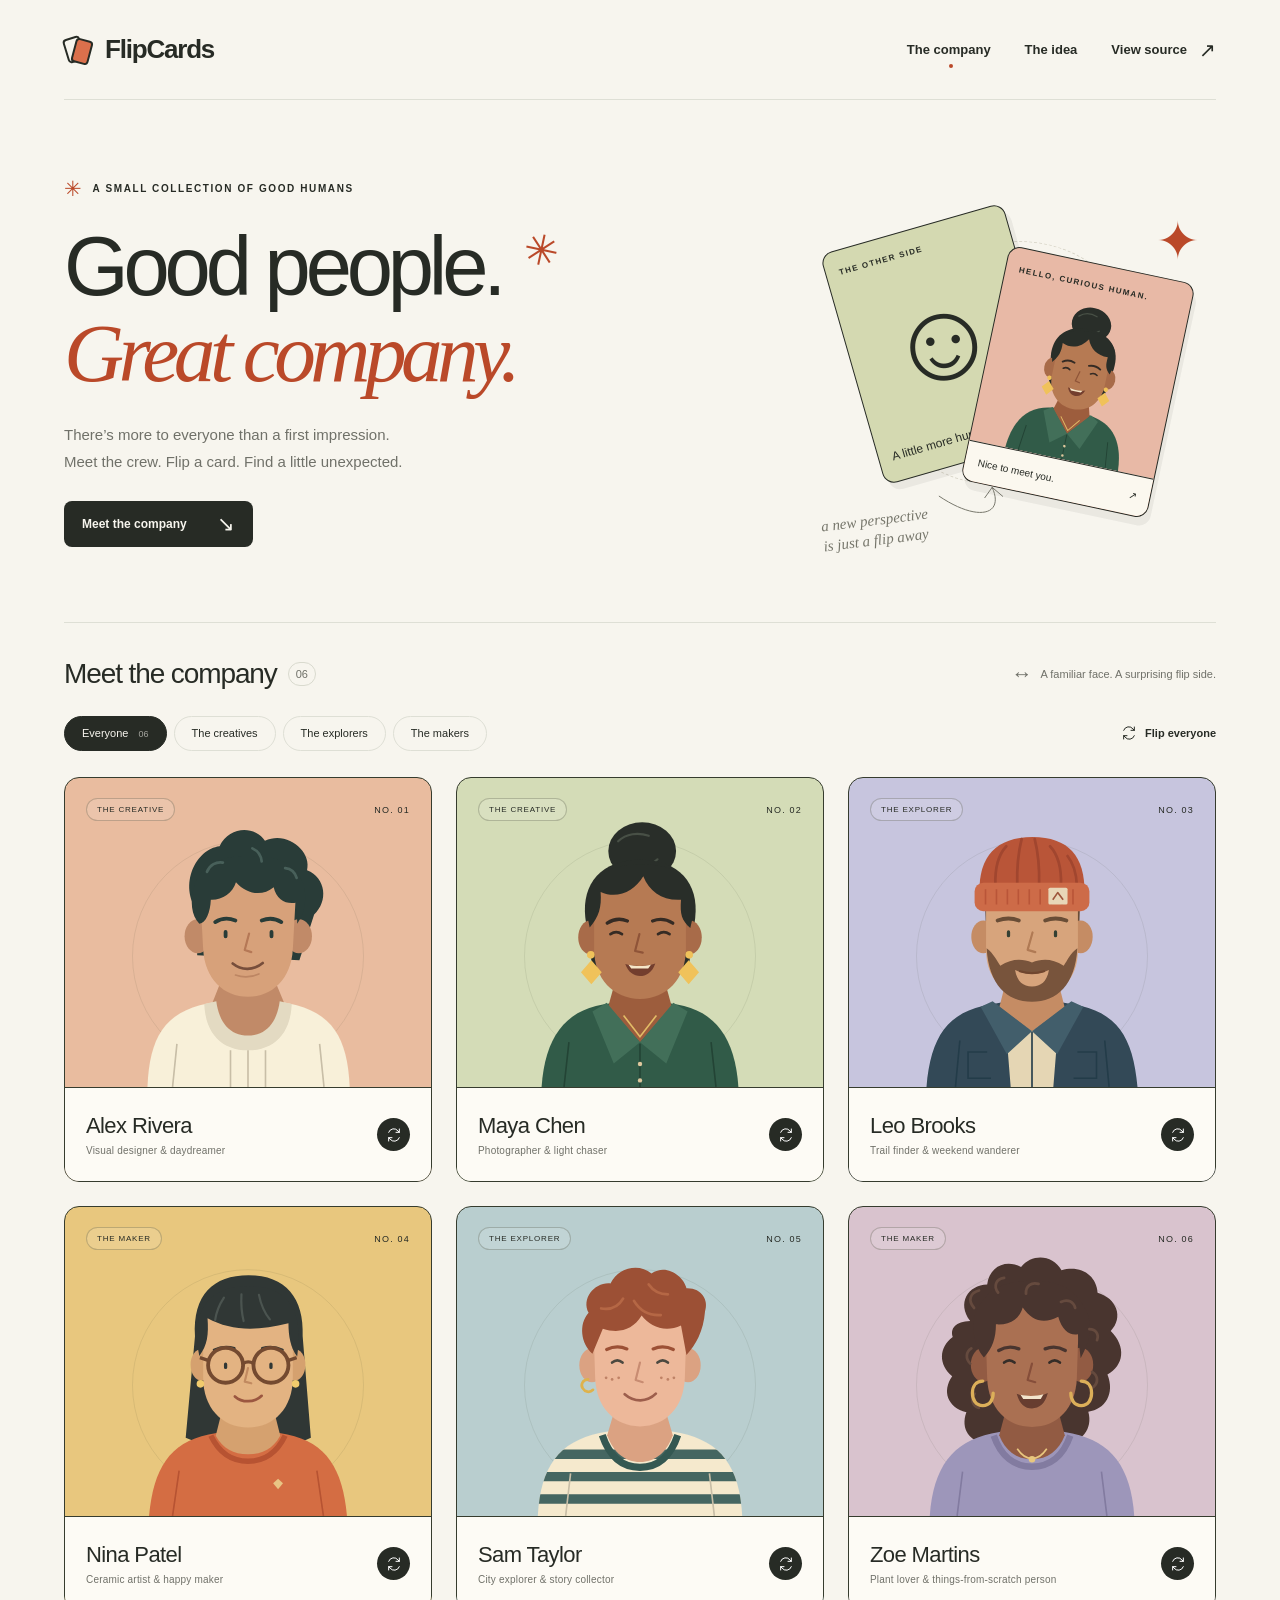
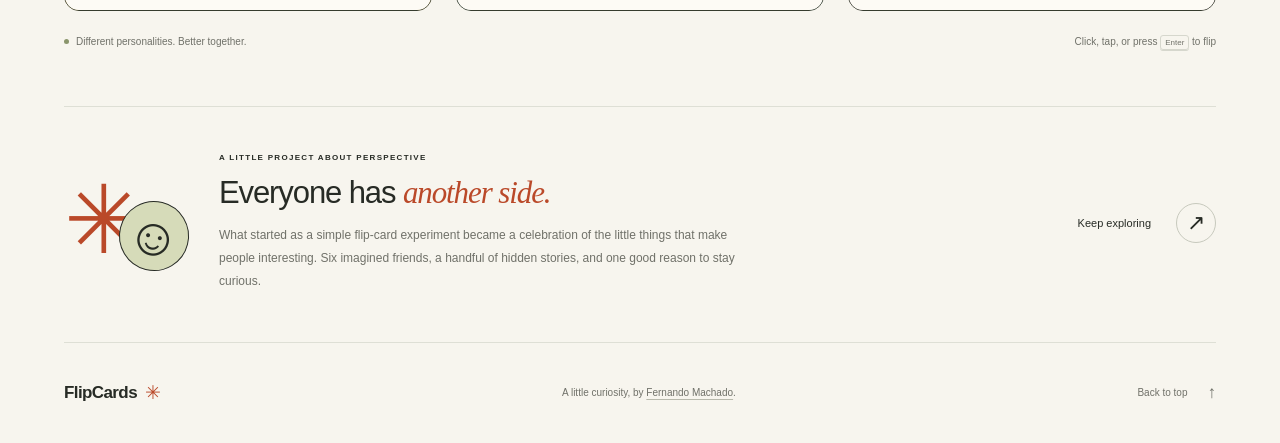
<file: index.html>
<!doctype html>
<html lang="en">
  <head>
    <meta charset="utf-8" />
    <meta name="viewport" content="width=device-width, initial-scale=1" />
    <meta name="theme-color" content="#f7f5ee" />
    <meta
      name="description"
      content="Good people. Great company. Meet six colorful characters and flip their cards to discover a little more. An interactive project by Fernando Machado."
    />
    <meta property="og:title" content="FlipCards — Good Company" />
    <meta
      property="og:description"
      content="Everyone has another side. A playful little collection of people, personalities, and unexpected stories."
    />
    <meta property="og:type" content="website" />
    <title>FlipCards — Good Company</title>
    <link rel="icon" type="image/svg+xml" href="assets/favicon.svg" />
    <link rel="stylesheet" href="styles.css" />
    <script src="app.js" defer></script>
  </head>
  <body>
    <a class="skip-link" href="#crew">Skip to the cards</a>
    <div class="site-shell">
      <header class="site-header">
        <a class="wordmark" href="./" aria-label="FlipCards home"
          ><span class="brand-icon" aria-hidden="true"><i></i><i></i></span
          >FlipCards</a
        >
        <nav aria-label="Main navigation">
          <a class="nav-current" href="#crew">The company</a>
          <a href="#about">The idea</a>
          <a
            class="source-link"
            href="https://github.com/fernandohmachado8/FlipCards"
            target="_blank"
            rel="noopener noreferrer"
            >View source <span aria-hidden="true">↗</span
            ><span class="sr-only"> (opens in a new tab)</span></a
          >
        </nav>
      </header>
      <main>
        <section class="hero" aria-labelledby="hero-title">
          <div class="hero-copy">
            <p class="eyebrow">
              <span class="tiny-spark" aria-hidden="true">✳</span> A small
              collection of good humans
            </p>
            <h1 id="hero-title">
              Good people.<br /><em>Great company.</em
              ><span class="heading-star" aria-hidden="true">✳</span>
            </h1>
            <p class="hero-description">
              There’s more to everyone than a first impression.<br
                class="desktop-break"
              />
              Meet the crew. Flip a card. Find a little unexpected.
            </p>
            <a class="primary-link" href="#crew"
              >Meet the company <span aria-hidden="true">↘</span></a
            >
          </div>
          <div class="hero-art" aria-hidden="true">
            <span class="art-orbit"></span>
            <div class="mini-card mini-card-back">
              <span>THE OTHER SIDE</span><span class="mini-smile">☺</span
              ><span>A little more human.</span>
            </div>
            <div class="mini-card mini-card-front">
              <span>HELLO, CURIOUS HUMAN.</span
              ><img
                src="assets/portraits/maya.svg"
                alt=""
                width="600"
                height="520"
              /><span class="mini-card-caption"
                >Nice to meet you. <b>↗</b></span
              >
            </div>
            <span class="art-spark">✦</span>
            <span class="art-note"
              >a new perspective<br />is just a flip away
              <svg viewBox="0 0 90 55" fill="none">
                <path d="M5 8c46 40 81 34 69-3m0 0-11 12M74 5l12 13" /></svg
            ></span>
          </div>
        </section>
        <section class="crew-section" id="crew" aria-labelledby="crew-title">
          <div class="section-heading">
            <h2 id="crew-title">
              Meet the company <span class="count" id="crew-count">06</span>
            </h2>
            <p>
              <span class="flip-hint-icon" aria-hidden="true">↔</span> A
              familiar face. A surprising flip side.
            </p>
          </div>
          <div class="toolbar">
            <div class="filters" role="group" aria-label="Filter the company">
              <button
                class="filter is-active"
                type="button"
                data-filter="all"
                aria-pressed="true"
              >
                Everyone <span>06</span>
              </button>
              <button
                class="filter"
                type="button"
                data-filter="creative"
                aria-pressed="false"
              >
                The creatives
              </button>
              <button
                class="filter"
                type="button"
                data-filter="explorer"
                aria-pressed="false"
              >
                The explorers
              </button>
              <button
                class="filter"
                type="button"
                data-filter="maker"
                aria-pressed="false"
              >
                The makers
              </button>
            </div>
            <button class="flip-all" id="flip-all" type="button">
              <svg viewBox="0 0 24 24" aria-hidden="true">
                <path
                  d="M4 8a8 8 0 0 1 14-2l2 2M20 3v5h-5M20 16a8 8 0 0 1-14 2l-2-2M4 21v-5h5"
                /></svg
              ><span>Flip everyone</span>
            </button>
          </div>
          <div class="card-grid" id="card-grid"></div>
          <noscript
            ><p class="noscript-notice">
              Turn on JavaScript to meet the six characters and flip their
              cards. This little interaction runs entirely in your browser.
            </p></noscript
          >
          <div class="gallery-note">
            <span
              ><span class="note-dot" aria-hidden="true"></span> Different
              personalities. Better together.</span
            ><span>Click, tap, or press <kbd>Enter</kbd> to flip</span>
          </div>
          <p
            id="gallery-status"
            class="sr-only"
            role="status"
            aria-live="polite"
            aria-atomic="true"
          ></p>
        </section>
        <section class="about-section" id="about" aria-labelledby="about-title">
          <div class="about-art" aria-hidden="true">
            <span>✳</span><span>☺</span>
          </div>
          <div>
            <p class="eyebrow">A little project about perspective</p>
            <h2 id="about-title">Everyone has <em>another side.</em></h2>
            <p>
              What started as a simple flip-card experiment became a celebration
              of the little things that make people interesting. Six imagined
              friends, a handful of hidden stories, and one good reason to stay
              curious.
            </p>
          </div>
          <a href="#crew" class="back-to-crew"
            >Keep exploring <span aria-hidden="true">↗</span></a
          >
        </section>
      </main>
      <footer class="site-footer">
        <a class="footer-brand" href="./"
          >FlipCards<span aria-hidden="true">✳</span></a
        >
        <p>
          A little curiosity, by
          <a
            href="https://github.com/fernandohmachado8"
            target="_blank"
            rel="noopener noreferrer"
            >Fernando Machado<span class="sr-only">
              (opens in a new tab)</span
            ></a
          >.
        </p>
        <a href="#" class="back-top"
          >Back to top <span aria-hidden="true">↑</span></a
        >
      </footer>
    </div>
  </body>
</html>
</file>
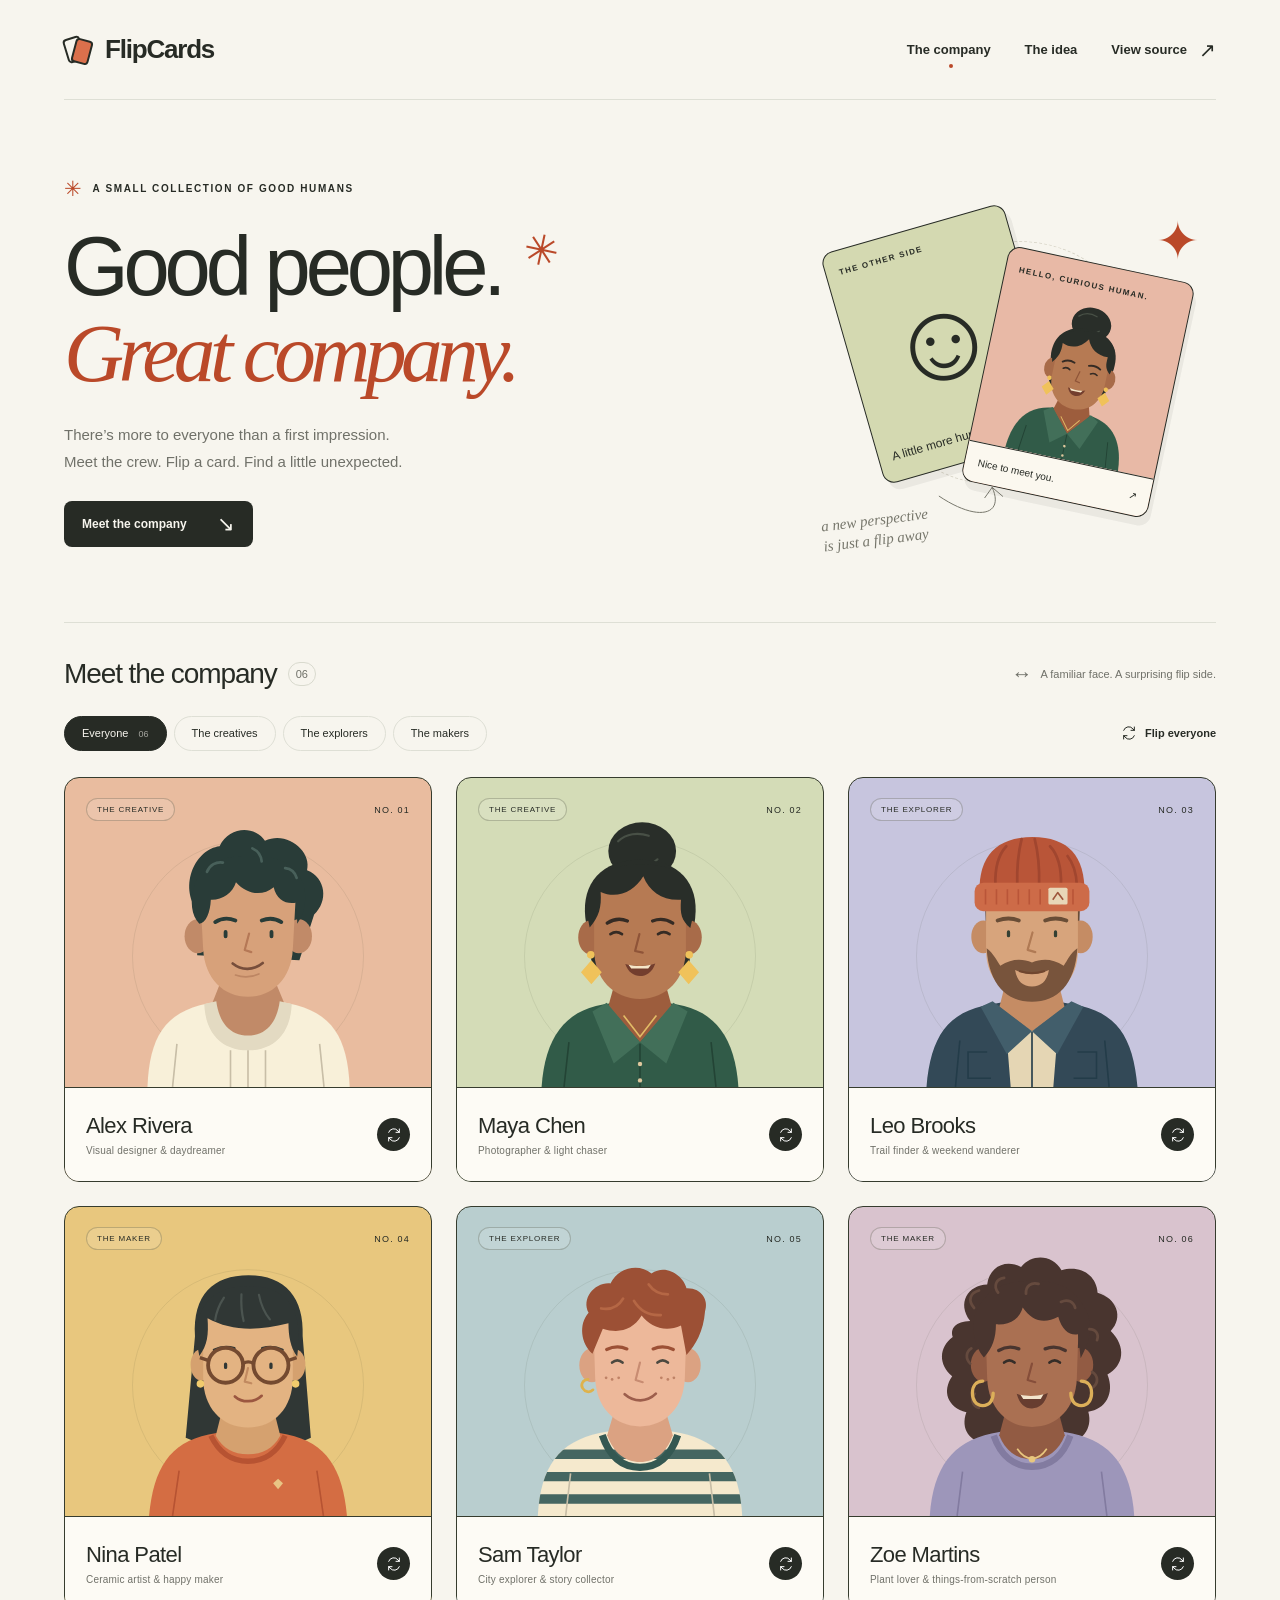
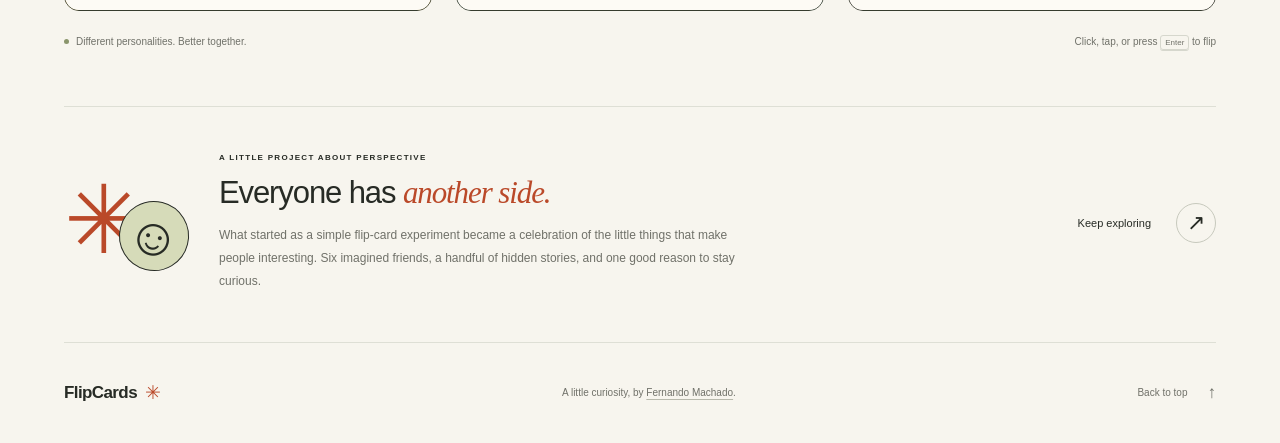
<file: friends.html>
<!doctype html>
<html lang="en">
  <head>
    <meta charset="utf-8" />
    <meta name="viewport" content="width=device-width, initial-scale=1" />
    <meta http-equiv="refresh" content="0; url=./" />
    <link
      rel="canonical"
      href="https://fernandohmachado8.github.io/FlipCards/"
    />
    <title>FlipCards has a new home</title>
  </head>
  <body>
    <p>The company has a new home. <a href="./">Visit FlipCards</a>.</p>
  </body>
</html>
</file>
<file: styles.css>
@charset "UTF-8";
:root {
  --paper: #f7f5ee;
  --ink: #272b25;
  --muted: #707169;
  --line: #dedfd5;
  --orange: #ba4929;
  --font: Arial, Helvetica, sans-serif;
  color-scheme: light;
  font-family: var(--font);
  color: var(--ink);
  background: var(--paper);
  font-synthesis: none;
}
* {
  box-sizing: border-box;
}
html {
  scroll-behavior: smooth;
  scroll-padding-top: 30px;
}
body {
  margin: 0;
  -webkit-font-smoothing: antialiased;
}
button,
a {
  -webkit-tap-highlight-color: transparent;
}
button {
  font: inherit;
  color: inherit;
  cursor: pointer;
}
a {
  color: inherit;
  text-decoration: none;
}
button:focus-visible,
a:focus-visible {
  outline: 3px solid var(--orange);
  outline-offset: 6px;
}
::selection {
  background: #f3c5a8;
  color: var(--ink);
}
.site-shell {
  max-width: 1440px;
  padding: 0 64px;
  margin: 0 auto;
}
.sr-only {
  position: absolute;
  width: 1px;
  height: 1px;
  margin: -1px;
  overflow: hidden;
  clip: rect(0, 0, 0, 0);
  white-space: nowrap;
  border: 0;
  padding: 0;
}
.skip-link {
  position: fixed;
  z-index: 10;
  top: 12px;
  left: 16px;
  transform: translateY(-160%);
  background: var(--ink);
  color: white;
  padding: 14px 20px;
  border-radius: 8px;
}
.skip-link:focus {
  transform: translateY(0);
}
.site-header {
  height: 100px;
  border-bottom: 1px solid var(--line);
  display: flex;
  align-items: center;
  justify-content: space-between;
  gap: 24px;
}
.wordmark {
  display: inline-flex;
  align-items: center;
  font-size: 26px;
  letter-spacing: -1.2px;
  font-weight: 750;
  gap: 10px;
}
.brand-dot {
  font-size: 10px;
  align-self: flex-start;
  margin-top: 6px;
  margin-left: -6px;
}
.brand-icon {
  height: 30px;
  width: 28px;
  position: relative;
  display: inline-block;
  margin-right: 3px;
}
.brand-icon i {
  position: absolute;
  width: 18px;
  height: 25px;
  border: 2px solid var(--ink);
  border-radius: 4px;
  background: var(--paper);
  top: 2px;
  left: 1px;
  transform: rotate(-17deg);
}
.brand-icon i + i {
  left: 9px;
  top: 4px;
  transform: rotate(15deg);
  background: #db704c;
}
.site-header nav {
  display: flex;
  align-items: center;
  gap: 34px;
  font-size: 13px;
  font-weight: 600;
}
.site-header nav a {
  padding: 12px 0;
  transition: color 0.2s;
}
.site-header nav a:hover {
  color: var(--orange);
}
.nav-current {
  position: relative;
}
.nav-current:after {
  position: absolute;
  content: "";
  width: 4px;
  height: 4px;
  border-radius: 50%;
  background: var(--orange);
  left: 50%;
  bottom: 1px;
}
.source-link {
  display: flex;
  gap: 12px;
  align-items: center;
}
.source-link > span:first-child {
  font-size: 20px;
}
.hero {
  padding: 78px 0 75px;
  display: grid;
  grid-template-columns: minmax(0, 1.4fr) minmax(0, 1fr);
  align-items: center;
  gap: 24px;
}
.eyebrow {
  text-transform: uppercase;
  letter-spacing: 1.6px;
  font-size: 10px;
  font-weight: 700;
  margin: 0 0 25px;
  display: flex;
  align-items: center;
  gap: 9px;
}
.tiny-spark {
  font-size: 21px;
  line-height: 1;
  color: var(--orange);
}
h1 {
  font-size: clamp(58px, 6.5vw, 92px);
  line-height: 1.03;
  font-weight: 500;
  letter-spacing: -5.2px;
  margin: 0;
  position: relative;
  display: inline-block;
}
h1 em {
  font-family: Georgia, "Times New Roman", serif;
  font-weight: 400;
  color: var(--orange);
  letter-spacing: -5.5px;
}
.heading-star {
  display: inline-block;
  font-size: 42px;
  position: absolute;
  right: -39px;
  top: 4px;
  transform: rotate(12deg);
  color: var(--orange);
}
.hero-description {
  font-size: 15px;
  line-height: 1.8;
  color: var(--muted);
  margin: 25px 0 26px;
}
.primary-link {
  display: inline-flex;
  align-items: center;
  gap: 30px;
  background: var(--ink);
  color: var(--paper);
  border-radius: 8px;
  font-size: 12px;
  font-weight: 600;
  padding: 15px 18px;
  transition:
    background 0.2s,
    transform 0.2s;
}
.primary-link:hover {
  background: var(--orange);
  transform: translateY(-2px);
}
.primary-link span {
  font-size: 21px;
  line-height: 16px;
}
.hero-art {
  height: 340px;
  position: relative;
  isolation: isolate;
  width: 100%;
  max-width: 400px;
  justify-self: end;
}
.art-orbit {
  width: 66%;
  height: 70%;
  border: 1px dashed #d9d6c9;
  position: absolute;
  left: 15%;
  top: 15%;
  border-radius: 50%;
  transform: rotate(-28deg);
}
.mini-card {
  position: absolute;
  border: 1.3px solid var(--ink);
  border-radius: 12px;
  width: 190px;
  height: 240px;
  box-shadow: 4px 8px 0 #292c2410;
  overflow: hidden;
  display: flex;
  flex-direction: column;
}
.mini-card > span:first-child {
  font-size: 8px;
  letter-spacing: 1.4px;
  font-weight: 700;
  padding: 17px 13px;
  white-space: nowrap;
}
.mini-card-back {
  background: #d4d9b1;
  left: 33px;
  top: 31px;
  transform: rotate(-16deg);
  justify-content: space-between;
}
.mini-smile {
  font-family: Arial, sans-serif;
  text-align: center;
  font-size: 112px;
  line-height: 1;
  transform: rotate(10deg);
}
.mini-card-back > span:last-child {
  font-size: 12px;
  padding: 18px 13px;
}
.mini-card-front {
  background: #e8b9a6;
  right: 43px;
  top: 69px;
  transform: rotate(12deg);
}
.mini-card-front img {
  width: 100%;
  height: 166px;
  object-fit: cover;
  position: absolute;
  bottom: 40px;
}
.mini-card-caption {
  font-size: 10px;
  background: #fbf8ef;
  padding: 14px 13px;
  position: absolute;
  bottom: 0;
  width: 100%;
  border-top: 1px solid var(--ink);
  display: flex;
  justify-content: space-between;
}
.art-spark {
  position: absolute;
  right: 16px;
  top: 18px;
  font-size: 52px;
  color: var(--orange);
}
.art-note {
  font-family: Georgia, serif;
  font-style: italic;
  color: #76766b;
  position: absolute;
  left: 6px;
  bottom: -17px;
  transform: rotate(-7deg);
  font-size: 15px;
  line-height: 1.3;
}
.art-note svg {
  position: absolute;
  width: 70px;
  right: -80px;
  top: -13px;
  stroke: #76766b;
  stroke-width: 1.2;
  stroke-linecap: round;
  stroke-linejoin: round;
}
.crew-section {
  padding-top: 35px;
  border-top: 1px solid var(--line);
}
.section-heading {
  display: flex;
  align-items: center;
  justify-content: space-between;
  gap: 20px;
  margin-bottom: 25px;
}
h2 {
  font-weight: 500;
  letter-spacing: -1.1px;
  margin: 0;
  font-size: 28px;
}
.section-heading h2 {
  display: flex;
  align-items: center;
  gap: 11px;
}
.count {
  color: var(--muted);
  border: 1px solid #d9dace;
  font-size: 11px;
  letter-spacing: 0;
  border-radius: 30px;
  padding: 5px 7px;
  align-self: center;
}
.section-heading p {
  font-size: 11px;
  color: var(--muted);
  display: flex;
  align-items: center;
  gap: 8px;
  margin: 0;
}
.flip-hint-icon {
  font-size: 21px;
}
.toolbar {
  display: flex;
  justify-content: space-between;
  align-items: center;
  gap: 18px;
  margin-bottom: 26px;
}
.filters {
  display: flex;
  flex-wrap: wrap;
  gap: 7px;
}
.filter {
  background: transparent;
  border: 1px solid #dedfd5;
  border-radius: 30px;
  padding: 10px 17px;
  font-size: 11px;
  font-weight: 500;
  line-height: 1.2;
  transition:
    background 0.2s,
    border-color 0.2s;
}
.filter:hover {
  border-color: #85897a;
  background: #ecece1;
}
.filter.is-active {
  background: var(--ink);
  border-color: var(--ink);
  color: var(--paper);
}
.filter span {
  opacity: 0.6;
  margin-left: 7px;
  font-size: 9px;
}
.flip-all {
  background: none;
  border: 0;
  display: flex;
  align-items: center;
  justify-content: center;
  gap: 8px;
  font-size: 11px;
  font-weight: 600;
  padding: 10px 0;
  white-space: nowrap;
}
.flip-all:hover {
  color: var(--orange);
}
.flip-all svg {
  fill: none;
  stroke: currentColor;
  stroke-width: 1.5;
  stroke-linecap: round;
  stroke-linejoin: round;
  width: 16px;
  height: 16px;
}
.card-grid {
  display: grid;
  grid-template-columns: repeat(3, minmax(0, 1fr));
  gap: 24px;
}
.flip-card {
  display: block;
  width: 100%;
  padding: 0;
  border: 0;
  background: none;
  text-align: left;
  perspective: 1400px;
  position: relative;
  min-width: 0;
  height: 405px;
  border-radius: 15px;
}
.flip-card[hidden] {
  display: none;
}
.card-inner {
  display: block;
  width: 100%;
  height: 100%;
  position: relative;
  transform-style: preserve-3d;
  transition: transform 0.65s cubic-bezier(0.2, 0.65, 0.25, 1);
}
.flip-card.is-flipped .card-inner {
  transform: rotateY(180deg);
}
.card-face {
  position: absolute;
  inset: 0;
  display: flex;
  flex-direction: column;
  border: 1px solid #363c2e;
  border-radius: 15px;
  background: var(--card-color);
  overflow: hidden;
  backface-visibility: hidden;
  -webkit-backface-visibility: hidden;
}
.card-front {
  transform: rotateY(0deg);
}
.portrait-stage {
  position: relative;
  flex: 1;
  min-height: 0;
  overflow: hidden;
}
.card-topline {
  position: absolute;
  top: 20px;
  left: 21px;
  right: 21px;
  display: flex;
  align-items: center;
  justify-content: space-between;
  z-index: 1;
  font-size: 9px;
  letter-spacing: 1.2px;
  text-transform: uppercase;
}
.category-label {
  border: 1px solid #373d2a42;
  border-radius: 30px;
  padding: 6px 10px;
  background: #ffffff20;
  font-size: 8px;
  letter-spacing: 0.8px;
}
.card-number {
  opacity: 1;
}
.portrait-stage img {
  display: block;
  width: 100%;
  height: 100%;
  object-fit: contain;
  object-position: center bottom;
  padding-top: 25px;
  transition: transform 0.4s;
}
@media (hover: hover) {
  .flip-card:hover .portrait-stage img {
    transform: scale(1.04);
  }
  .flip-card:hover .card-flip-icon {
    background: var(--orange);
    transform: rotate(-20deg);
  }
  .flip-card:hover .card-face {
    box-shadow: 0 5px 0 #2a2e2312;
  }
}
.portrait-stage:after {
  content: "";
  position: absolute;
  border: 1px solid #30372917;
  border-radius: 50%;
  width: 230px;
  height: 230px;
  left: 50%;
  top: 50%;
  transform: translate(-50%, -40%);
  z-index: -1;
}
.card-caption {
  background: #fdfbf5;
  flex-shrink: 0;
  min-height: 94px;
  padding: 21px;
  display: flex;
  align-items: center;
  justify-content: space-between;
  border-top: 1px solid #363c2e;
}
.card-name {
  display: block;
  font-size: 22px;
  letter-spacing: -0.6px;
  font-weight: 500;
  margin-bottom: 6px;
}
.card-role {
  display: block;
  font-size: 10px;
  color: var(--muted);
  letter-spacing: 0.2px;
}
.card-flip-icon {
  background: var(--ink);
  color: #fff;
  border-radius: 50%;
  width: 33px;
  height: 33px;
  display: flex;
  align-items: center;
  justify-content: center;
  transition:
    background 0.2s,
    transform 0.3s;
  flex-shrink: 0;
  margin-left: 12px;
}
.card-flip-icon svg {
  width: 16px;
  height: 16px;
  stroke: currentColor;
  fill: none;
  stroke-width: 1.5;
  stroke-linecap: round;
  stroke-linejoin: round;
}
.card-back {
  transform: rotateY(180deg);
  padding: 25px;
}
.back-topline {
  display: flex;
  justify-content: space-between;
  align-items: center;
  font-size: 9px;
  letter-spacing: 1.5px;
  text-transform: uppercase;
}
.back-star {
  font-size: 23px;
  line-height: 1;
}
.back-quote {
  font-family: Georgia, serif;
  font-size: 34px;
  line-height: 1.1;
  letter-spacing: -1px;
  margin: 29px 0 14px;
  display: block;
  max-width: 270px;
}
.back-description {
  display: block;
  font-size: 12px;
  line-height: 1.7;
  color: #3c4436;
  max-width: 290px;
}
.back-detail {
  display: flex;
  gap: 15px;
  border-top: 1px solid #323c2f40;
  padding-top: 15px;
  margin-top: auto;
  margin-bottom: 19px;
  align-items: center;
}
.detail-icon {
  font-size: 25px;
  line-height: 1;
}
.detail-label {
  font-size: 8px;
  letter-spacing: 1px;
  text-transform: uppercase;
  display: block;
  opacity: 0.7;
  margin-bottom: 5px;
}
.detail-value {
  font-size: 11px;
  font-weight: 600;
  display: block;
}
.back-bottom {
  display: flex;
  justify-content: space-between;
  align-items: center;
  font-size: 10px;
}
.back-bottom .card-flip-icon {
  width: 28px;
  height: 28px;
  background: transparent;
  color: var(--ink);
  border: 1px solid #363c2e;
}
.gallery-note {
  display: flex;
  justify-content: space-between;
  gap: 15px;
  padding: 23px 0 40px;
  color: var(--muted);
  font-size: 10px;
  line-height: 1.5;
}
.gallery-note > span:first-child {
  display: flex;
  gap: 7px;
  align-items: center;
}
.note-dot {
  width: 5px;
  height: 5px;
  border-radius: 50%;
  background: #8a956b;
  display: inline-block;
}
kbd {
  font: inherit;
  border: 1px solid #d6d7cd;
  border-radius: 3px;
  font-size: 8px;
  padding: 2px 4px;
  box-shadow: 0 1px 0 #d6d7cd;
}
.about-section {
  margin: 17px 0 0;
  padding: 46px 0 49px;
  border-top: 1px solid var(--line);
  border-bottom: 1px solid var(--line);
  display: grid;
  grid-template-columns: 125px 1fr auto;
  gap: 30px;
  align-items: center;
}
.about-section .eyebrow {
  font-size: 8px;
  margin-bottom: 13px;
  letter-spacing: 1.3px;
}
.about-section h2 {
  font-size: 31px;
  letter-spacing: -1.1px;
}
.about-section h2 em {
  font-family: Georgia, serif;
  color: var(--orange);
  font-weight: 400;
}
.about-section p:not(.eyebrow) {
  font-size: 12px;
  color: var(--muted);
  line-height: 1.9;
  max-width: 540px;
  margin: 13px 0 0;
}
.about-art {
  position: relative;
  height: 95px;
}
.about-art span:first-child {
  font-size: 95px;
  color: var(--orange);
  position: absolute;
  left: 0;
  top: -11px;
}
.about-art span + span {
  font-size: 53px;
  color: var(--ink);
  width: 70px;
  height: 70px;
  background: #d6dbb9;
  border: 1px solid var(--ink);
  border-radius: 50%;
  position: absolute;
  right: 0;
  bottom: 0;
  display: flex;
  align-items: center;
  justify-content: center;
  transform: rotate(14deg);
  line-height: 1;
}
.back-to-crew {
  font-size: 11px;
  display: flex;
  align-items: center;
  gap: 25px;
  white-space: nowrap;
}
.back-to-crew span {
  border: 1px solid #c7c9bd;
  border-radius: 50%;
  width: 40px;
  height: 40px;
  display: flex;
  align-items: center;
  justify-content: center;
  font-size: 22px;
  transition: background 0.2s;
}
.back-to-crew:hover span {
  background: #e8e9dd;
}
.site-footer {
  display: flex;
  justify-content: space-between;
  gap: 20px;
  align-items: center;
  min-height: 100px;
  color: var(--muted);
  font-size: 10px;
}
.footer-brand {
  font-size: 17px;
  font-weight: 700;
  letter-spacing: -0.6px;
  color: var(--ink);
  display: flex;
  gap: 8px;
  align-items: center;
}
.footer-brand span {
  font-size: 19px;
  color: var(--orange);
}
.site-footer p a {
  text-decoration: underline;
  text-decoration-color: #b8b9ac;
  text-underline-offset: 3px;
}
.site-footer p a:hover,
.back-top:hover {
  color: var(--orange);
}
.back-top {
  display: flex;
  gap: 20px;
  align-items: center;
}
.back-top span {
  font-size: 17px;
}
.noscript-notice {
  padding: 30px;
  border: 1px solid var(--line);
  border-radius: 10px;
  line-height: 1.7;
}
@media (min-width: 1300px) {
  .flip-card {
    height: 442px;
  }
  .card-caption {
    min-height: 103px;
  }
  .back-quote {
    font-size: 38px;
    margin-top: 40px;
  }
  .back-description {
    font-size: 13px;
  }
}
@media (max-width: 1100px) {
  .site-shell {
    padding: 0 40px;
  }
  .hero {
    gap: 30px;
    padding: 64px 0;
  }
  .hero-art {
    transform: scale(0.9);
    transform-origin: right center;
  }
  h1 {
    font-size: 70px;
    letter-spacing: -4px;
  }
  h1 em {
    letter-spacing: -4.5px;
  }
  .heading-star {
    font-size: 33px;
    right: -26px;
  }
  .card-grid {
    gap: 19px;
  }
  .flip-card {
    height: 400px;
  }
  .card-caption {
    padding: 17px;
    min-height: 86px;
  }
  .card-name {
    font-size: 20px;
  }
  .card-back {
    padding: 21px;
  }
  .back-quote {
    font-size: 29px;
    margin-top: 25px;
  }
  .back-description {
    font-size: 11px;
  }
  .about-section {
    grid-template-columns: 95px 1fr auto;
    gap: 23px;
  }
}
@media (max-width: 860px) {
  .site-shell {
    padding: 0 28px;
  }
  .site-header {
    height: 85px;
  }
  .site-header nav {
    gap: 23px;
  }
  .hero {
    grid-template-columns: minmax(0, 1.3fr) minmax(0, 1fr);
    gap: 0;
  }
  .hero-art {
    transform: scale(0.72);
    width: 340px;
    margin-left: -40px;
    margin-right: -8px;
  }
  .eyebrow {
    font-size: 8px;
    letter-spacing: 1.1px;
  }
  h1 {
    font-size: 58px;
    letter-spacing: -3.5px;
  }
  h1 em {
    letter-spacing: -3.5px;
  }
  .heading-star {
    font-size: 27px;
    right: -24px;
  }
  .hero-description {
    font-size: 13px;
  }
  .section-heading p {
    display: none;
  }
  .card-grid {
    grid-template-columns: repeat(2, minmax(0, 1fr));
    gap: 22px;
  }
  .flip-card {
    height: 405px;
  }
  .card-back {
    padding: 27px;
  }
  .back-quote {
    font-size: 34px;
  }
  .back-description {
    font-size: 12px;
  }
  .about-section {
    grid-template-columns: 90px 1fr;
  }
  .back-to-crew {
    grid-column: 2;
    justify-self: start;
  }
  .about-section {
    gap: 22px;
  }
  .toolbar {
    gap: 12px;
  }
  .filter {
    padding: 10px 12px;
    font-size: 10px;
  }
}
@media (max-width: 600px) {
  .site-shell {
    padding: 0 21px;
  }
  .site-header {
    height: 78px;
  }
  .wordmark {
    font-size: 23px;
  }
  .site-header nav {
    gap: 19px;
    font-size: 11px;
  }
  .source-link {
    display: none;
  }
  .hero {
    padding: 47px 0 42px;
    display: block;
    position: relative;
  }
  .hero .eyebrow {
    font-size: 8px;
    margin-bottom: 23px;
  }
  h1 {
    font-size: clamp(48px, 10.8vw, 65px);
    letter-spacing: -3px;
  }
  h1 em {
    letter-spacing: -3px;
  }
  .heading-star {
    font-size: 27px;
    right: -25px;
    top: -5px;
  }
  .hero-description {
    font-size: 13px;
    max-width: 290px;
    margin: 23px 0;
  }
  .desktop-break {
    display: none;
  }
  .primary-link {
    font-size: 11px;
    padding: 14px 16px;
    gap: 35px;
  }
  .hero-art {
    display: none;
  }
  .crew-section {
    padding-top: 28px;
  }
  .section-heading {
    margin-bottom: 23px;
  }
  h2 {
    font-size: 25px;
  }
  .count {
    font-size: 9px;
    padding: 4px 6px;
  }
  .toolbar {
    align-items: flex-start;
    gap: 12px;
    flex-direction: column;
    margin-bottom: 20px;
  }
  .filters {
    gap: 6px;
    width: 100%;
  }
  .filter {
    font-size: 9px;
    padding: 10px 11px;
  }
  .filter span {
    margin-left: 4px;
    font-size: 8px;
  }
  .flip-all {
    align-self: flex-end;
    padding: 6px 0 0;
    font-size: 10px;
  }
  .card-grid {
    gap: 20px;
    grid-template-columns: 1fr;
  }
  .flip-card {
    height: auto;
    min-height: 460px;
    aspect-ratio: 0.86;
  }
  .card-caption {
    min-height: 96px;
    padding: 21px;
  }
  .card-name {
    font-size: 24px;
  }
  .card-role {
    font-size: 11px;
  }
  .card-topline {
    top: 22px;
    left: 22px;
    right: 22px;
  }
  .category-label {
    font-size: 9px;
  }
  .card-back {
    padding: 28px;
  }
  .back-quote {
    font-size: clamp(32px, 9vw, 42px);
    max-width: 300px;
    margin-top: 32px;
  }
  .back-description {
    font-size: 13px;
  }
  .back-detail {
    padding-top: 17px;
    margin-bottom: 24px;
  }
  .detail-value {
    font-size: 12px;
  }
  .gallery-note {
    flex-direction: column;
    align-items: center;
    gap: 11px;
    padding: 25px 0 32px;
    font-size: 10px;
  }
  .about-section {
    grid-template-columns: 1fr;
    gap: 25px;
    margin-top: 0;
    padding: 36px 0;
  }
  .about-art {
    width: 100px;
    height: 80px;
  }
  .about-art span:first-child {
    font-size: 82px;
  }
  .about-art span + span {
    width: 60px;
    height: 60px;
    font-size: 46px;
  }
  .about-section h2 {
    font-size: 29px;
  }
  .about-section .eyebrow {
    font-size: 8px;
  }
  .about-section p:not(.eyebrow) {
    font-size: 12px;
  }
  .back-to-crew {
    grid-column: auto;
  }
  .site-footer {
    flex-wrap: wrap;
    padding: 27px 0;
    gap: 17px;
  }
  .site-footer p {
    order: 3;
    flex-basis: 100%;
    margin: 0;
  }
  .footer-brand {
    font-size: 17px;
  }
}
@media (max-width: 360px) {
  .site-shell {
    padding: 0 16px;
  }
  .site-header nav {
    gap: 12px;
  }
  .wordmark {
    font-size: 21px;
  }
  .filter {
    padding: 9px 9px;
    font-size: 8px;
  }
  .card-back {
    padding: 23px;
  }
  .back-quote {
    font-size: 30px;
    margin-top: 24px;
  }
  .back-description {
    font-size: 12px;
  }
  .back-detail {
    margin-bottom: 18px;
  }
  .card-caption {
    padding: 18px;
  }
  .hero .eyebrow {
    font-size: 7px;
  }
  h1 {
    font-size: 46px;
  }
}
@media (prefers-reduced-motion: reduce) {
  html {
    scroll-behavior: auto;
  }
  *,
  *:before,
  *:after {
    transition: none !important;
    animation: none !important;
  }
  .card-inner,
  .flip-card.is-flipped .card-inner {
    transform: none;
  }
  .card-back {
    transform: none;
  }
  .flip-card:not(.is-flipped) .card-back,
  .flip-card.is-flipped .card-front {
    visibility: hidden;
  }
}

/* Keep the mobile card width independent of its minimum readable height. */
@media (max-width: 600px) {
  .heading-star {
    right: 0;
    top: -28px;
    font-size: 22px;
  }
  .filter {
    font-size: 11px;
    padding: 10px 12px;
    min-height: 36px;
  }
}

.back-topline,
.back-quote,
.back-description,
.back-detail,
.back-bottom {
  flex-shrink: 0;
}
</file>
